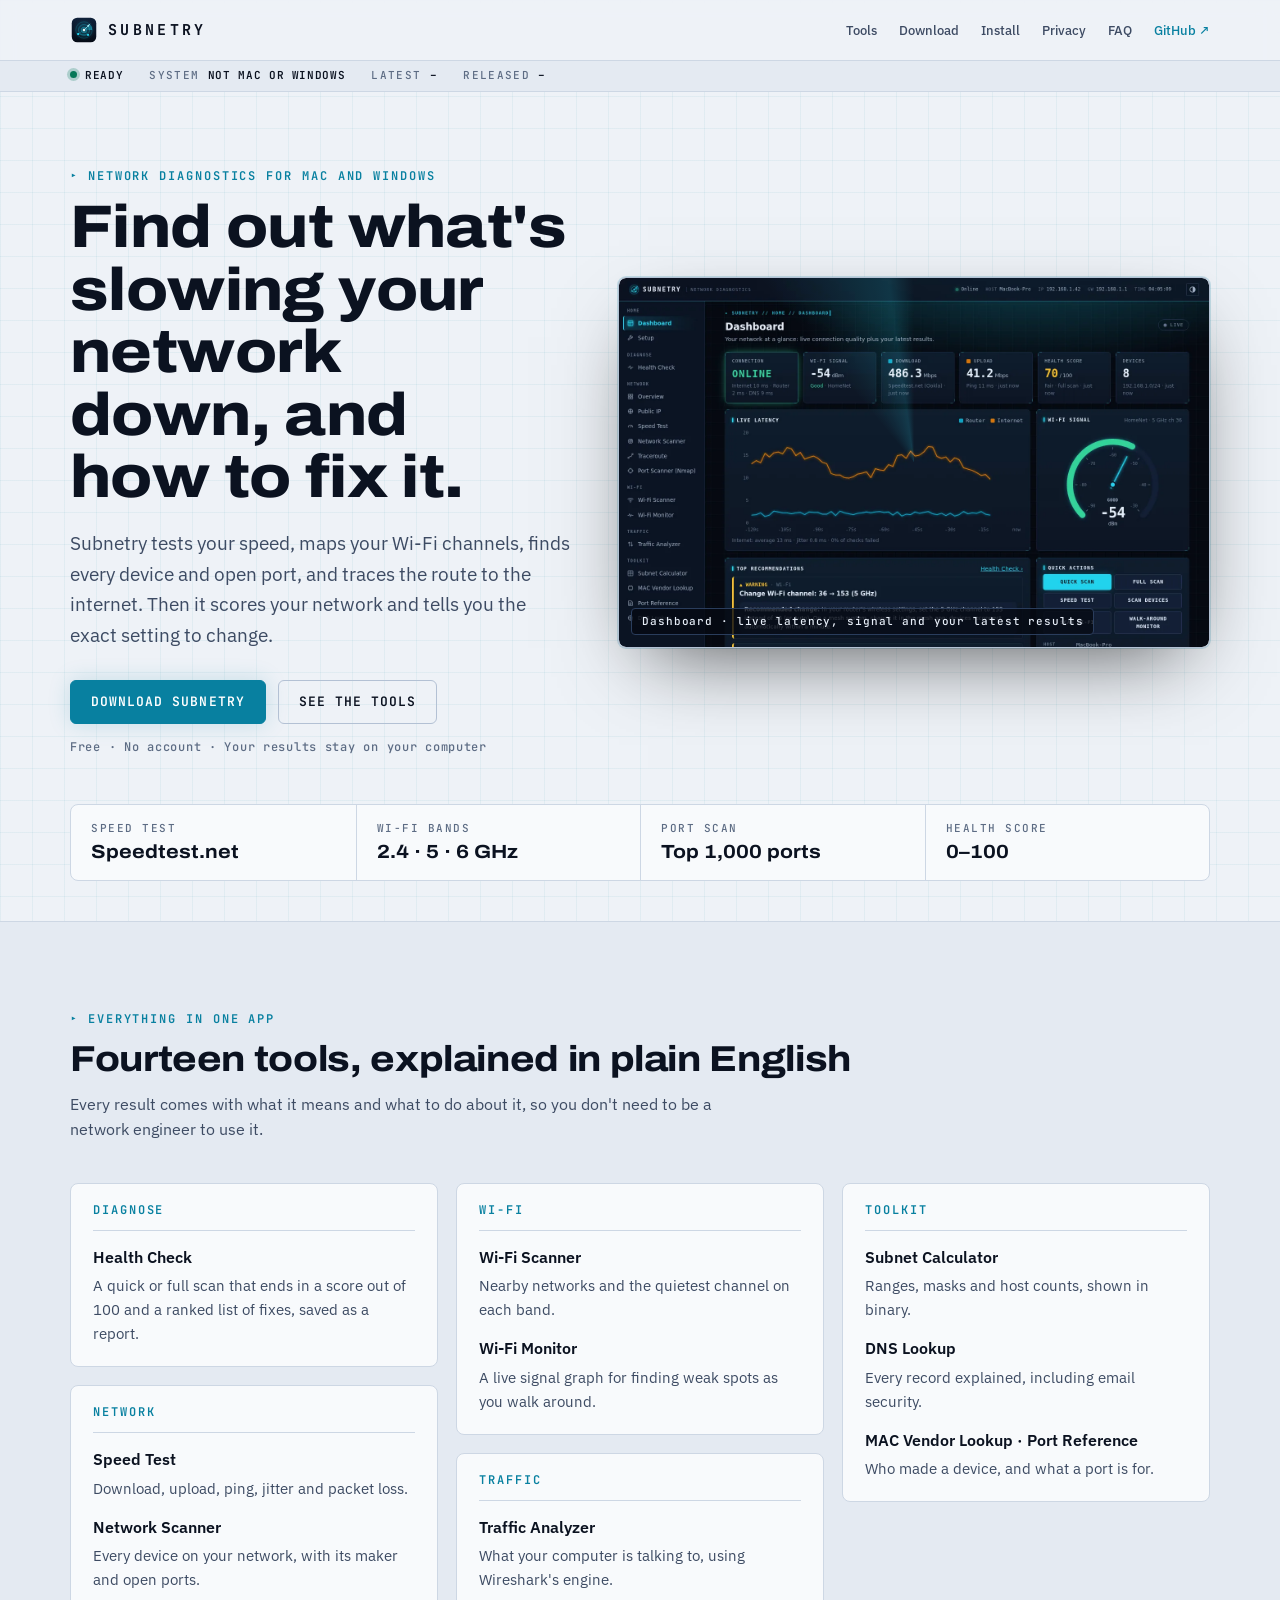
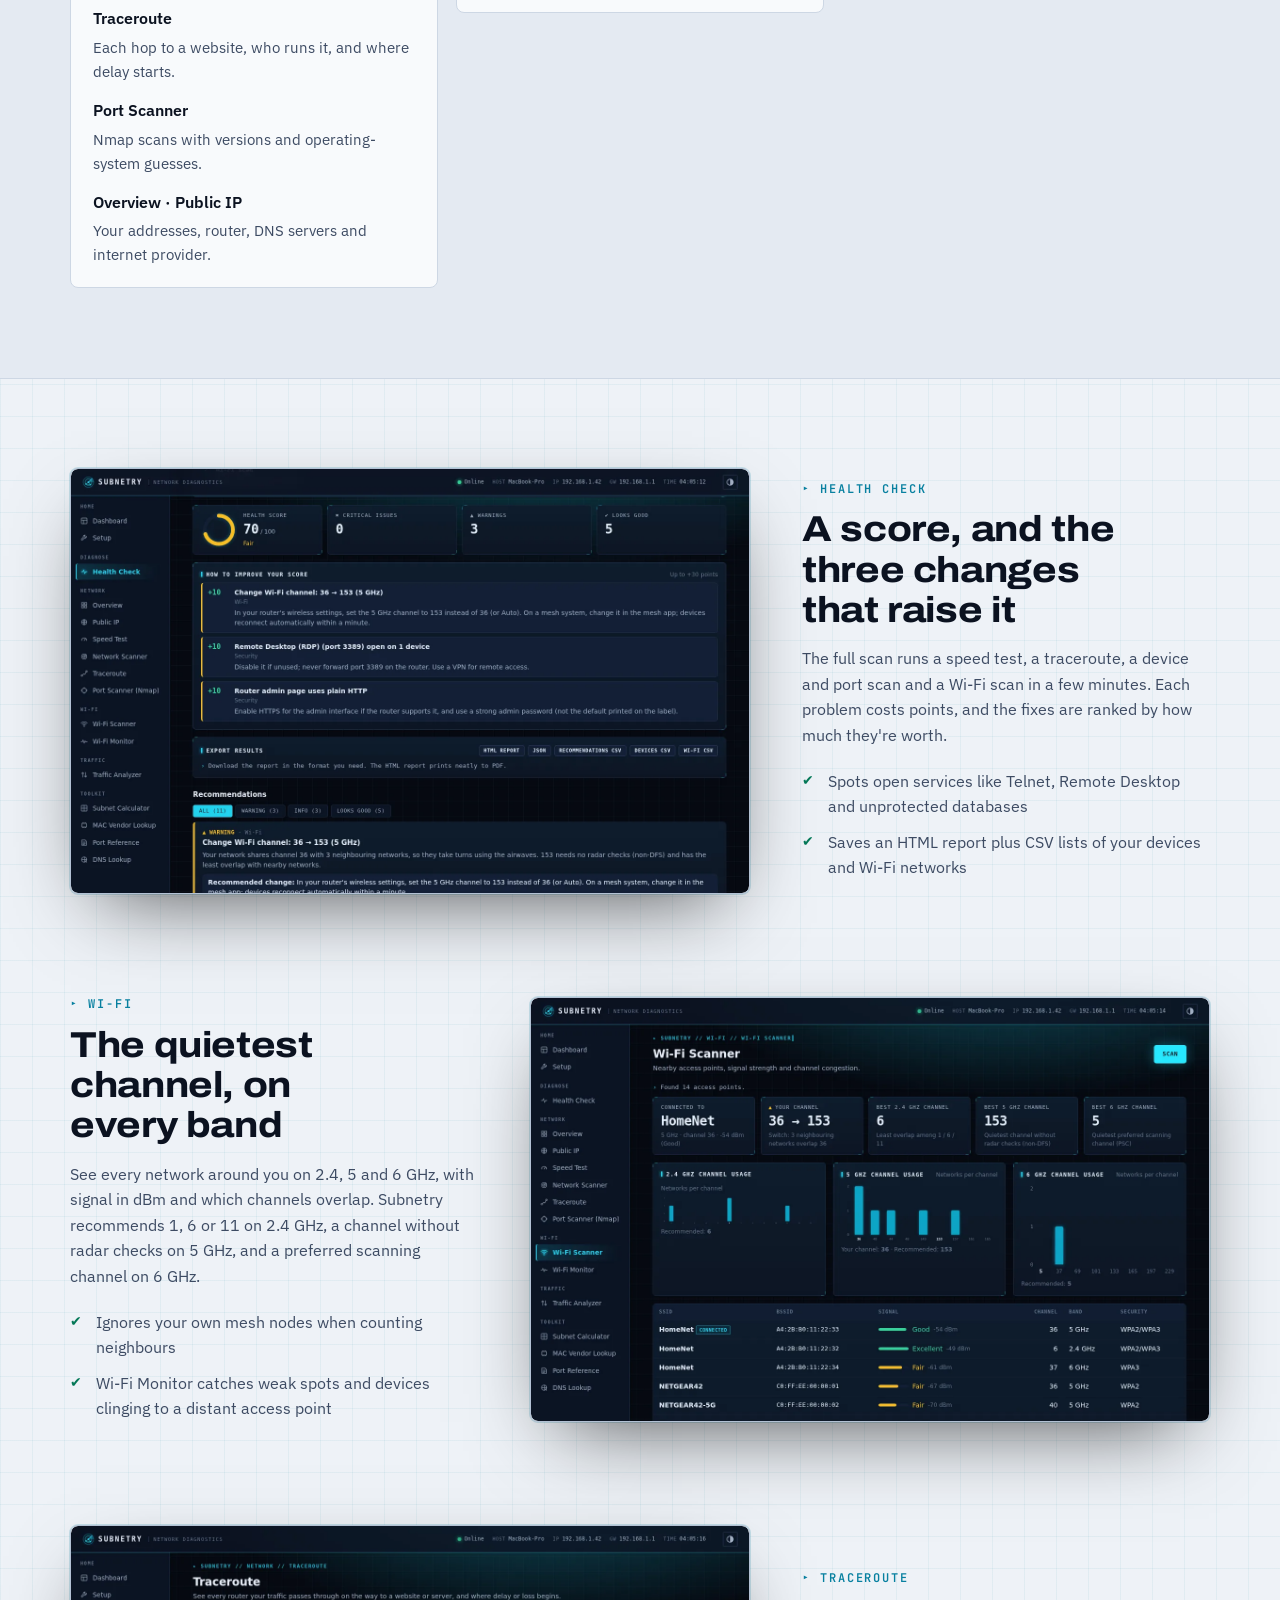
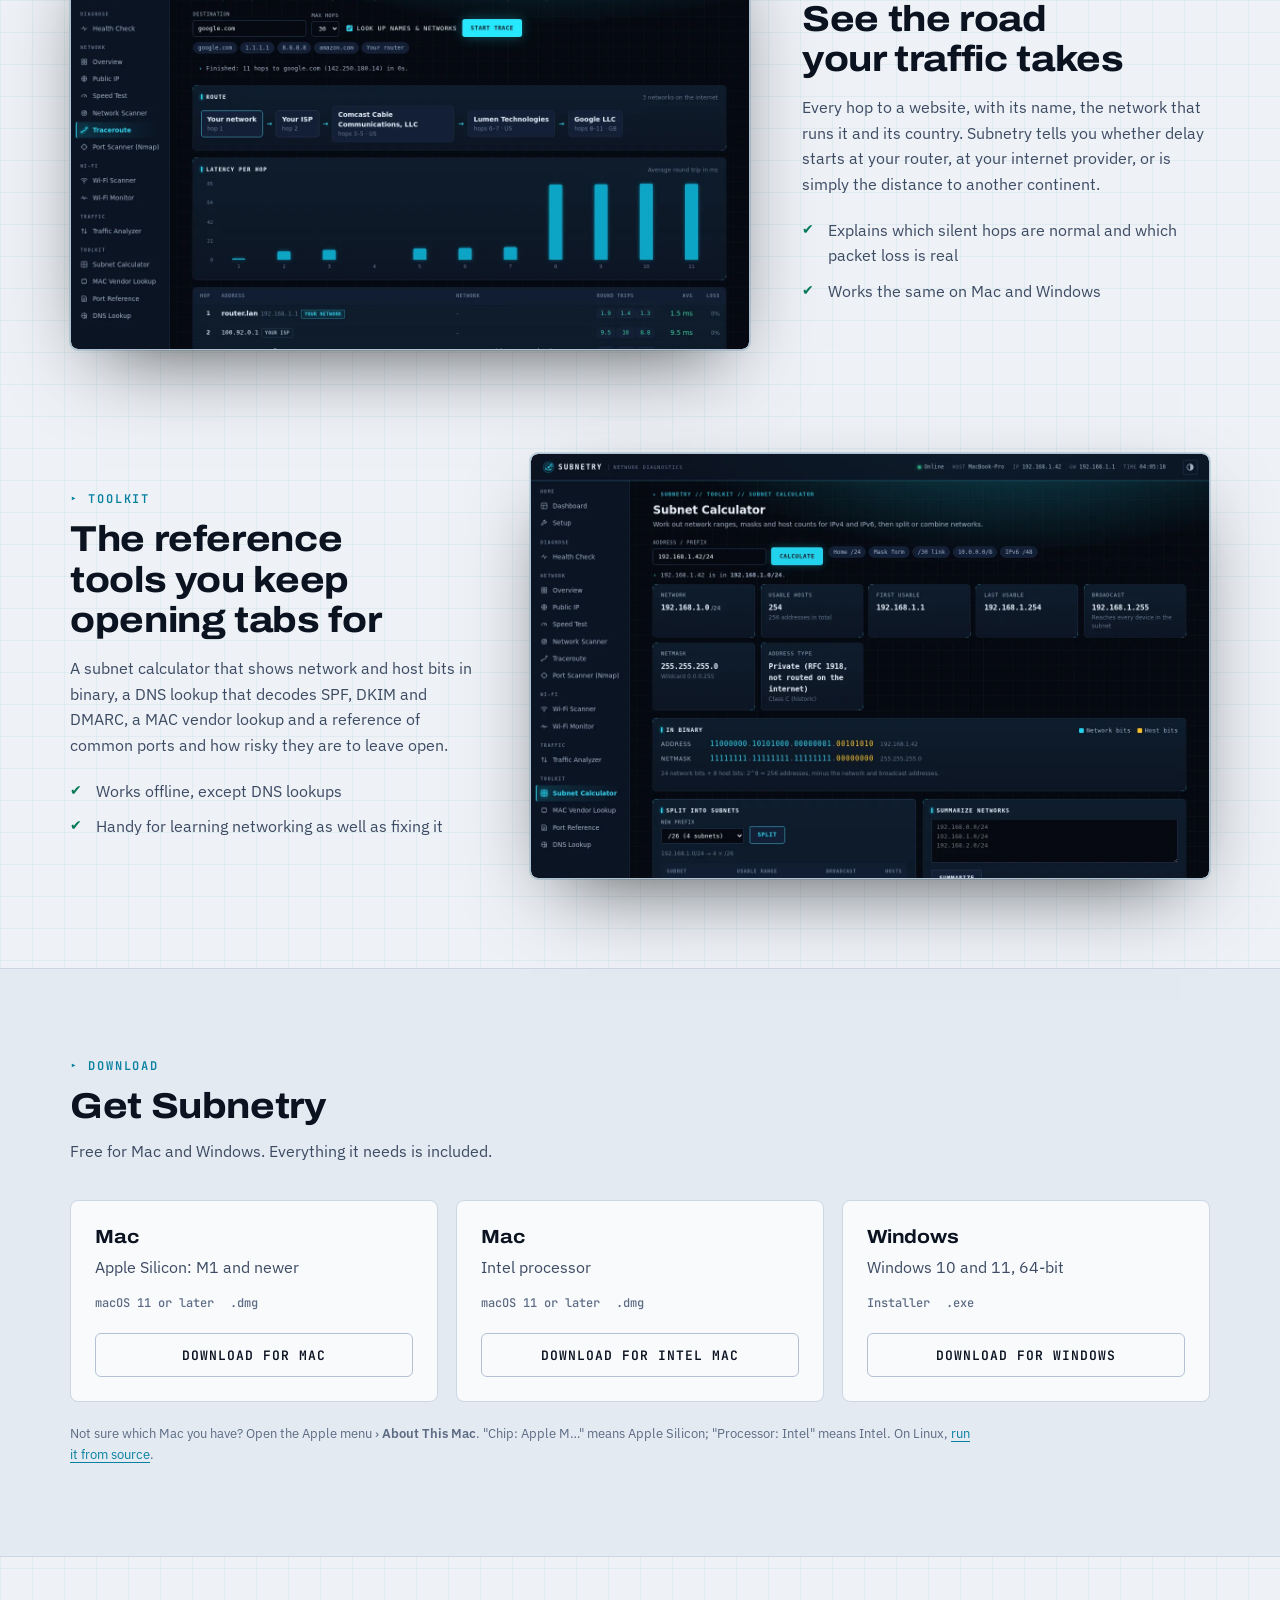
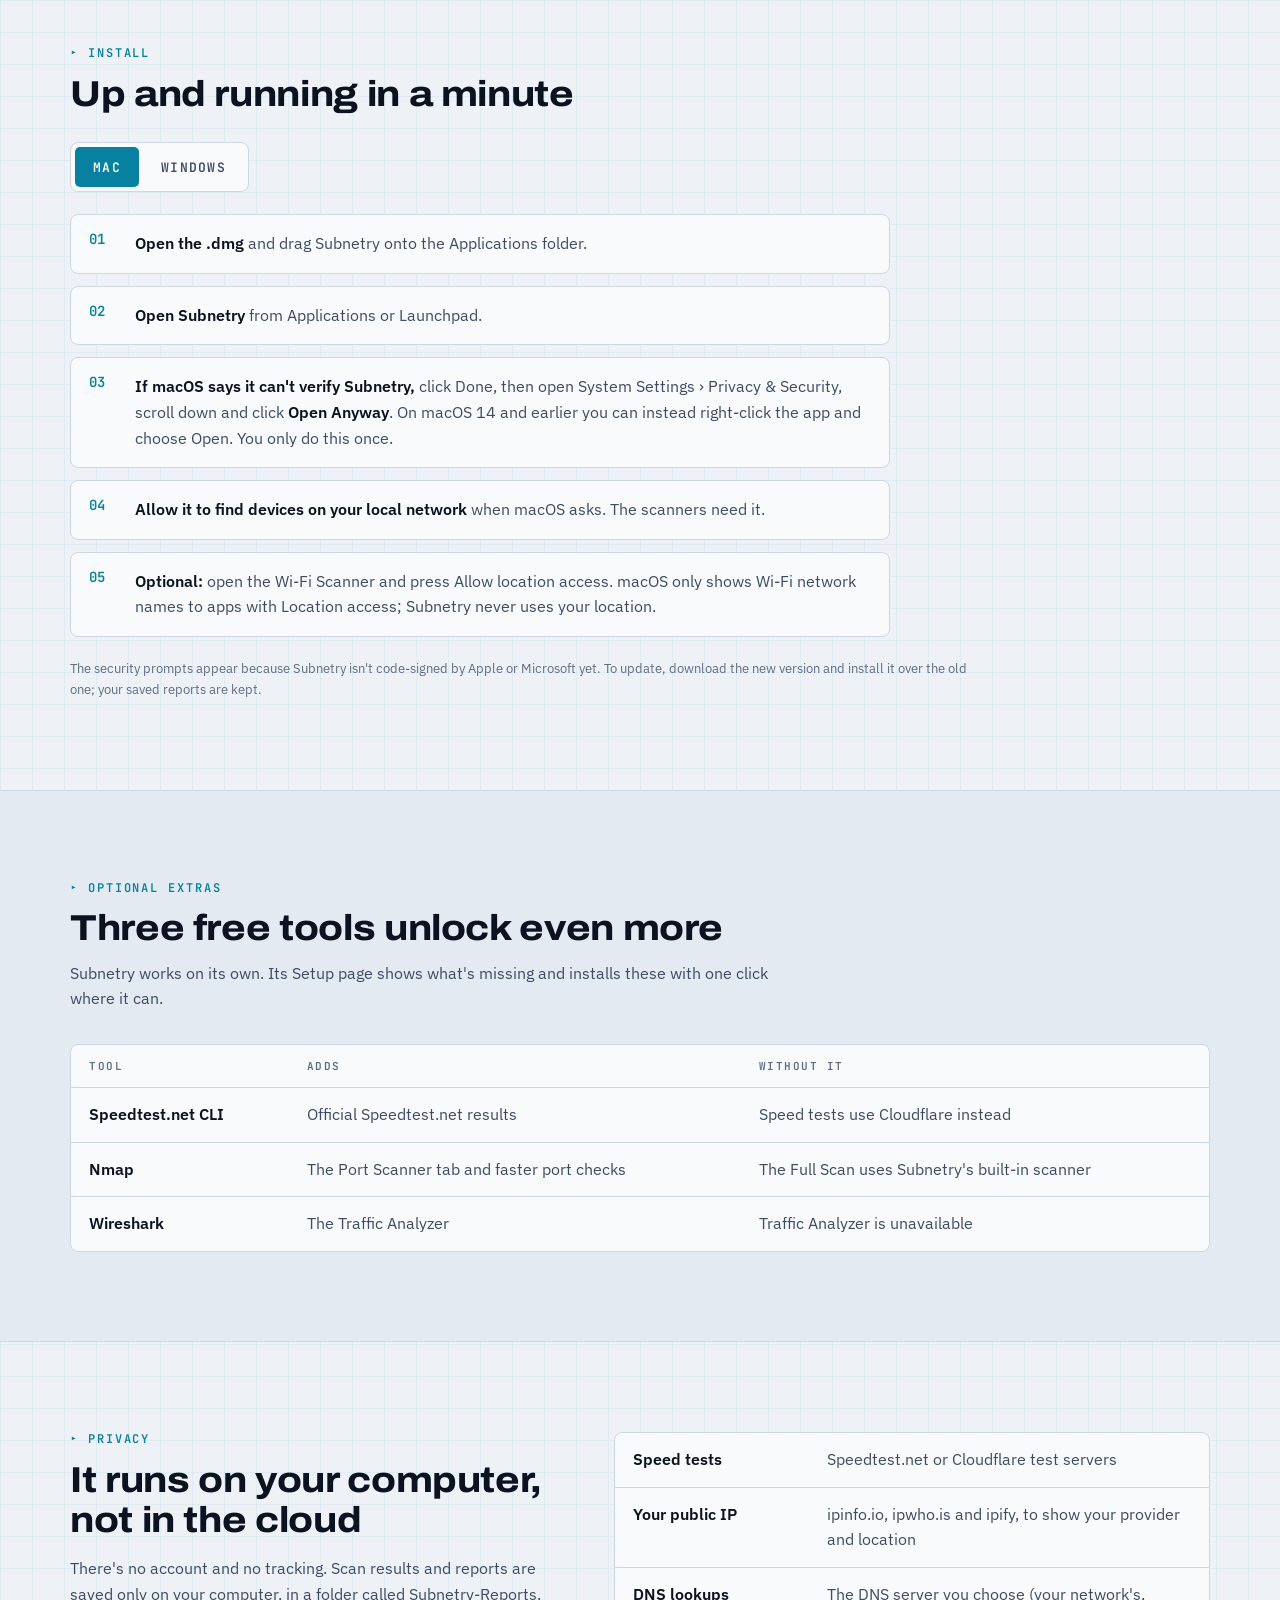
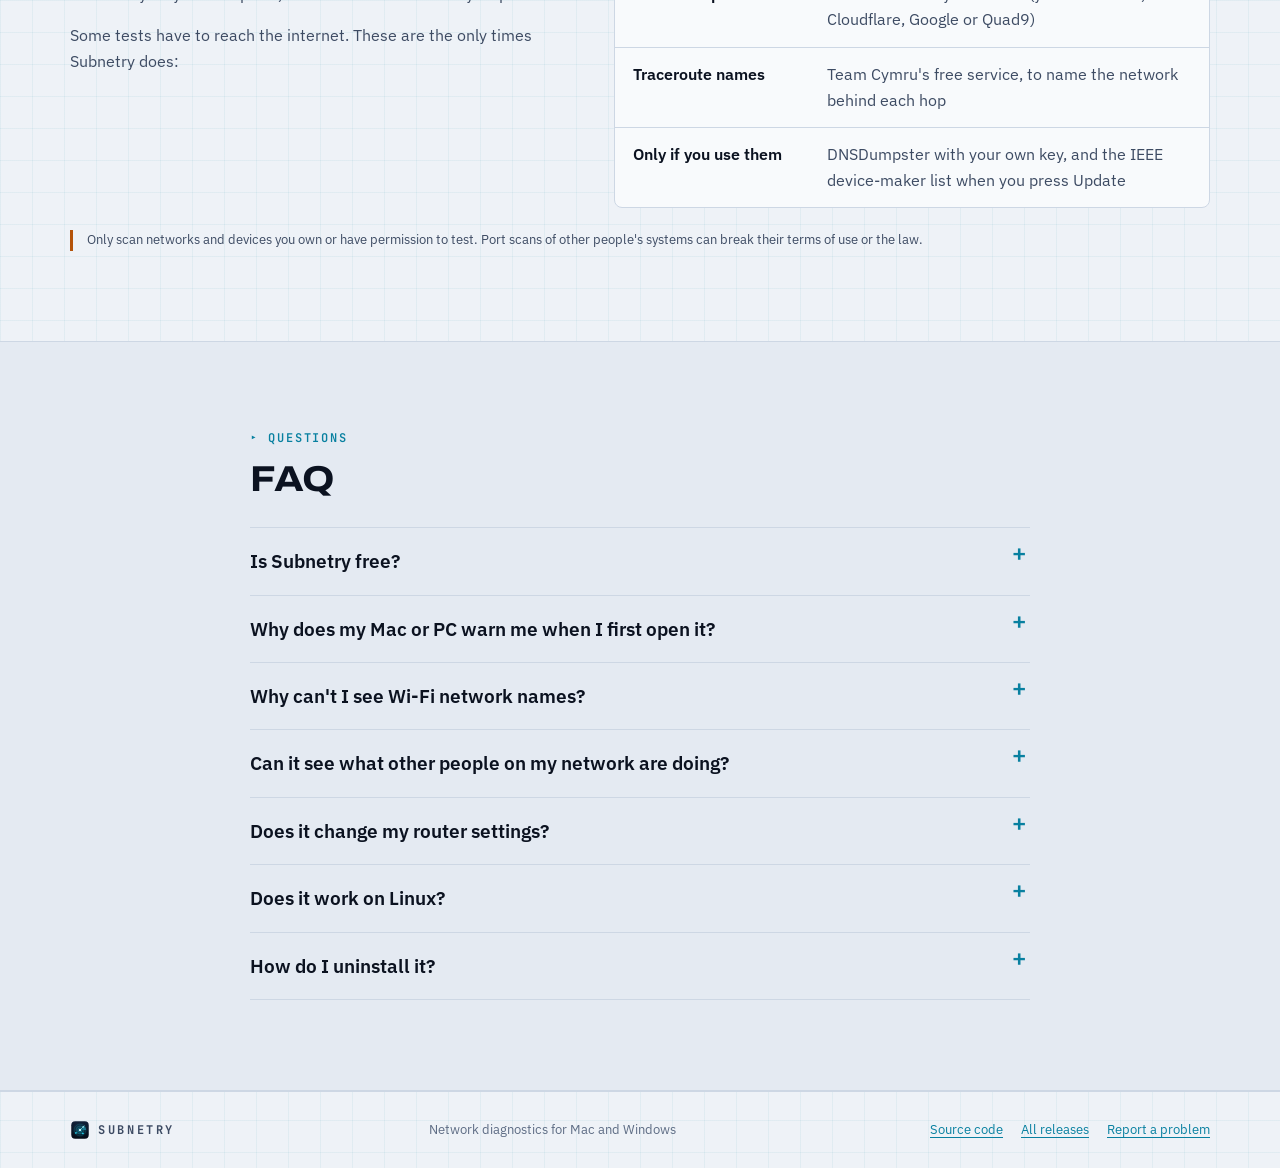
<file: website/index.html>
<!doctype html>
<html lang="en">
<head>
  <meta charset="utf-8">
  <meta name="viewport" content="width=device-width, initial-scale=1, viewport-fit=cover">
  <title>Subnetry</title>
  <meta name="description" content="Subnetry is a free network diagnostics app for Mac and Windows: speed test, Wi-Fi channel analysis, device and port scanning, traceroute and a health check that tells you exactly what to change.">
  <meta property="og:title" content="Subnetry: network diagnostics for Mac and Windows">
  <meta property="og:description" content="Speed test, Wi-Fi analysis, device and port scans, traceroute and a health score with the changes that fix it.">
  <meta property="og:image" content="https://subnetry.com/assets/og-image.jpg">
  <meta property="og:url" content="https://subnetry.com/">
  <meta property="og:type" content="website">
  <meta name="twitter:card" content="summary_large_image">
  <meta name="theme-color" content="#060a12">
  <link rel="icon" href="assets/icon.svg" type="image/svg+xml">
  <link rel="icon" href="assets/favicon-32.png" sizes="32x32" type="image/png">
  <link rel="apple-touch-icon" href="assets/apple-touch-icon.png">
  <link rel="preconnect" href="https://fonts.googleapis.com">
  <link rel="preconnect" href="https://fonts.gstatic.com" crossorigin>
  <link rel="stylesheet" href="https://fonts.googleapis.com/css2?family=Archivo:wdth,wght@100..125,500..800&family=IBM+Plex+Sans:wght@400;500;600&family=JetBrains+Mono:wght@500;600&display=swap">
  <link rel="stylesheet" href="styles.css">
</head>
<body>
<a class="skip" href="#main">Skip to content</a>

<header class="top">
  <div class="wrap top-row">
    <a class="brand" href="#" aria-label="Subnetry home">
      <img src="assets/icon.svg" alt="" width="28" height="28">
      <span>SUBNETRY</span>
    </a>
    <nav class="top-nav" aria-label="Main">
      <a href="#tools">Tools</a>
      <a href="#download">Download</a>
      <a href="#install">Install</a>
      <a href="#privacy">Privacy</a>
      <a href="#faq">FAQ</a>
      <a class="gh" href="https://github.com/jamesrupa/Subnetry">GitHub ↗</a>
    </nav>
  </div>
  <div class="telemetry" aria-label="Download status">
    <div class="wrap telemetry-row">
      <span><i class="dot" id="t-dot"></i><b id="t-state">CHECKING</b></span>
      <span>SYSTEM <b id="t-os">–</b></span>
      <span>LATEST <b id="t-version">–</b></span>
      <span class="hide-sm">RELEASED <b id="t-date">–</b></span>
    </div>
  </div>
</header>

<main id="main">
  <section class="hero">
    <div class="wrap hero-grid">
      <div class="hero-copy">
        <p class="eyebrow">Network diagnostics for Mac and Windows</p>
        <h1>Find out what's slowing your network down, and how to fix it.</h1>
        <p class="lede">Subnetry tests your speed, maps your Wi-Fi channels, finds every device and open port, and traces the route to the internet.
          Then it scores your network and tells you the exact setting to change.</p>
        <div class="cta">
          <a class="btn primary" id="hero-download" href="#download">Download Subnetry</a>
          <a class="btn ghost" href="#tools">See the tools</a>
        </div>
        <p class="cta-note" id="hero-note">Free · No account · Your results stay on your computer</p>
      </div>
      <figure class="screen hero-screen">
        <div class="sweep" aria-hidden="true"></div>
        <img src="assets/shots/dashboard.webp" width="1440" height="900"
             alt="The Subnetry dashboard: online status, Wi-Fi signal of -54 dBm, 486 Mbps download, a health score of 70 and a live latency chart.">
        <figcaption>Dashboard · live latency, signal and your latest results</figcaption>
      </figure>
    </div>
    <div class="wrap">
      <dl class="readouts">
        <div><dt>Speed test</dt><dd>Speedtest.net</dd></div>
        <div><dt>Wi-Fi bands</dt><dd>2.4 · 5 · 6 GHz</dd></div>
        <div><dt>Port scan</dt><dd>Top 1,000 ports</dd></div>
        <div><dt>Health score</dt><dd>0–100</dd></div>
      </dl>
    </div>
  </section>

  <section class="band" id="tools" aria-labelledby="tools-title">
    <div class="wrap">
      <p class="eyebrow">Everything in one app</p>
      <h2 id="tools-title">Fourteen tools, explained in plain English</h2>
      <p class="section-lede">Every result comes with what it means and what to do about it, so you don't need to be a network engineer to use it.</p>
      <div class="groups">
        <section class="group">
          <h3>Diagnose</h3>
          <dl>
            <dt>Health Check</dt><dd>A quick or full scan that ends in a score out of 100 and a ranked list of fixes, saved as a report.</dd>
          </dl>
        </section>
        <section class="group">
          <h3>Network</h3>
          <dl>
            <dt>Speed Test</dt><dd>Download, upload, ping, jitter and packet loss.</dd>
            <dt>Network Scanner</dt><dd>Every device on your network, with its maker and open ports.</dd>
            <dt>Traceroute</dt><dd>Each hop to a website, who runs it, and where delay starts.</dd>
            <dt>Port Scanner</dt><dd>Nmap scans with versions and operating-system guesses.</dd>
            <dt>Overview · Public IP</dt><dd>Your addresses, router, DNS servers and internet provider.</dd>
          </dl>
        </section>
        <section class="group">
          <h3>Wi-Fi</h3>
          <dl>
            <dt>Wi-Fi Scanner</dt><dd>Nearby networks and the quietest channel on each band.</dd>
            <dt>Wi-Fi Monitor</dt><dd>A live signal graph for finding weak spots as you walk around.</dd>
          </dl>
        </section>
        <section class="group">
          <h3>Traffic</h3>
          <dl>
            <dt>Traffic Analyzer</dt><dd>What your computer is talking to, using Wireshark's engine.</dd>
          </dl>
        </section>
        <section class="group">
          <h3>Toolkit</h3>
          <dl>
            <dt>Subnet Calculator</dt><dd>Ranges, masks and host counts, shown in binary.</dd>
            <dt>DNS Lookup</dt><dd>Every record explained, including email security.</dd>
            <dt>MAC Vendor Lookup · Port Reference</dt><dd>Who made a device, and what a port is for.</dd>
          </dl>
        </section>
      </div>
    </div>
  </section>

  <section class="spotlights" aria-label="Highlights">
    <div class="wrap">
      <article class="spot">
        <figure class="screen"><img src="assets/shots/health.webp" width="1440" height="900" loading="lazy"
          alt="Health Check results: a score of 70 out of 100 and three fixes worth 10 points each, starting with changing the Wi-Fi channel from 36 to 153."></figure>
        <div class="spot-copy">
          <p class="eyebrow">Health Check</p>
          <h2>A score, and the three changes that raise it</h2>
          <p>The full scan runs a speed test, a traceroute, a device and port scan and a Wi-Fi scan in a few minutes. Each problem
            costs points, and the fixes are ranked by how much they're worth.</p>
          <ul class="ticks">
            <li>Spots open services like Telnet, Remote Desktop and unprotected databases</li>
            <li>Saves an HTML report plus CSV lists of your devices and Wi-Fi networks</li>
          </ul>
        </div>
      </article>
      <article class="spot flip">
        <figure class="screen"><img src="assets/shots/wifi.webp" width="1440" height="900" loading="lazy"
          alt="Wi-Fi Scanner: 14 access points, channel usage charts for 2.4, 5 and 6 GHz, and a recommendation to move from channel 36 to 153."></figure>
        <div class="spot-copy">
          <p class="eyebrow">Wi-Fi</p>
          <h2>The quietest channel, on every band</h2>
          <p>See every network around you on 2.4, 5 and 6 GHz, with signal in dBm and which channels overlap. Subnetry recommends
            1, 6 or 11 on 2.4 GHz, a channel without radar checks on 5 GHz, and a preferred scanning channel on 6 GHz.</p>
          <ul class="ticks">
            <li>Ignores your own mesh nodes when counting neighbours</li>
            <li>Wi-Fi Monitor catches weak spots and devices clinging to a distant access point</li>
          </ul>
        </div>
      </article>
      <article class="spot">
        <figure class="screen"><img src="assets/shots/traceroute.webp" width="1440" height="900" loading="lazy"
          alt="Traceroute to google.com: the route from your network through your ISP, Comcast and Lumen to Google, with a latency bar for each hop."></figure>
        <div class="spot-copy">
          <p class="eyebrow">Traceroute</p>
          <h2>See the road your traffic takes</h2>
          <p>Every hop to a website, with its name, the network that runs it and its country. Subnetry tells you whether delay starts
            at your router, at your internet provider, or is simply the distance to another continent.</p>
          <ul class="ticks">
            <li>Explains which silent hops are normal and which packet loss is real</li>
            <li>Works the same on Mac and Windows</li>
          </ul>
        </div>
      </article>
      <article class="spot flip">
        <figure class="screen"><img src="assets/shots/toolkit.webp" width="1440" height="900" loading="lazy"
          alt="Subnet Calculator for 192.168.1.42/24: network 192.168.1.0, 254 usable hosts, broadcast 192.168.1.255, and the address in binary."></figure>
        <div class="spot-copy">
          <p class="eyebrow">Toolkit</p>
          <h2>The reference tools you keep opening tabs for</h2>
          <p>A subnet calculator that shows network and host bits in binary, a DNS lookup that decodes SPF, DKIM and DMARC,
            a MAC vendor lookup and a reference of common ports and how risky they are to leave open.</p>
          <ul class="ticks">
            <li>Works offline, except DNS lookups</li>
            <li>Handy for learning networking as well as fixing it</li>
          </ul>
        </div>
      </article>
    </div>
  </section>

  <section class="band" id="download" aria-labelledby="download-title">
    <div class="wrap">
      <p class="eyebrow">Download</p>
      <h2 id="download-title">Get Subnetry</h2>
      <p class="section-lede" id="dl-status">Free for Mac and Windows. Everything it needs is included.</p>
      <div class="downloads">
        <article class="dl" data-platform="mac-arm64">
          <h3>Mac</h3>
          <p class="dl-sub">Apple Silicon: M1 and newer</p>
          <p class="dl-meta"><span>macOS 11 or later</span><span data-size>.dmg</span></p>
          <a class="btn primary" href="https://github.com/jamesrupa/Subnetry/releases/latest/download/Subnetry-mac-arm64.dmg" data-asset="Subnetry-mac-arm64.dmg">Download for Mac</a>
        </article>
        <article class="dl" data-platform="mac-intel">
          <h3>Mac</h3>
          <p class="dl-sub">Intel processor</p>
          <p class="dl-meta"><span>macOS 11 or later</span><span data-size>.dmg</span></p>
          <a class="btn" href="https://github.com/jamesrupa/Subnetry/releases/latest/download/Subnetry-mac-intel.dmg" data-asset="Subnetry-mac-intel.dmg">Download for Intel Mac</a>
        </article>
        <article class="dl" data-platform="windows">
          <h3>Windows</h3>
          <p class="dl-sub">Windows 10 and 11, 64-bit</p>
          <p class="dl-meta"><span>Installer</span><span data-size>.exe</span></p>
          <a class="btn" href="https://github.com/jamesrupa/Subnetry/releases/latest/download/Subnetry-Setup-windows-x64.exe" data-asset="Subnetry-Setup-windows-x64.exe">Download for Windows</a>
        </article>
      </div>
      <p class="fine">Not sure which Mac you have? Open the Apple menu › <b>About This Mac</b>. "Chip: Apple M…" means Apple Silicon; "Processor: Intel" means Intel.
        On Linux, <a href="https://github.com/jamesrupa/Subnetry#quick-start-from-source">run it from source</a>.
        <span id="dl-release"></span></p>
    </div>
  </section>

  <section class="install" id="install" aria-labelledby="install-title">
    <div class="wrap">
      <p class="eyebrow">Install</p>
      <h2 id="install-title">Up and running in a minute</h2>
      <div class="tabs" role="tablist" aria-label="Your system">
        <button type="button" role="tab" id="tab-mac" aria-controls="panel-mac" aria-selected="true">Mac</button>
        <button type="button" role="tab" id="tab-win" aria-controls="panel-win" aria-selected="false" tabindex="-1">Windows</button>
      </div>
      <div class="panel" role="tabpanel" id="panel-mac" aria-labelledby="tab-mac">
        <ol class="steps">
          <li><b>Open the .dmg</b> and drag Subnetry onto the Applications folder.</li>
          <li><b>Open Subnetry</b> from Applications or Launchpad.</li>
          <li><b>If macOS says it can't verify Subnetry,</b> click Done, then open System Settings › Privacy &amp; Security, scroll down
            and click <b>Open Anyway</b>. On macOS 14 and earlier you can instead right-click the app and choose Open. You only do this once.</li>
          <li><b>Allow it to find devices on your local network</b> when macOS asks. The scanners need it.</li>
          <li><b>Optional:</b> open the Wi-Fi Scanner and press Allow location access. macOS only shows Wi-Fi network names to apps with
            Location access; Subnetry never uses your location.</li>
        </ol>
      </div>
      <div class="panel" role="tabpanel" id="panel-win" aria-labelledby="tab-win" hidden>
        <ol class="steps">
          <li><b>Run the installer.</b> It installs for your user account, so it doesn't need administrator rights.</li>
          <li><b>If SmartScreen says "Windows protected your PC",</b> click More info › <b>Run anyway</b>.</li>
          <li><b>Tick the optional tools you want</b> (Speedtest.net CLI, Nmap, Wireshark). Their own installers open; keep Npcap ticked.</li>
          <li><b>Open Subnetry</b> from the Start menu or the desktop shortcut.</li>
          <li><b>For Wi-Fi names,</b> turn on Settings › Privacy &amp; security › Location, including "Let desktop apps access your location".</li>
        </ol>
      </div>
      <p class="fine">The security prompts appear because Subnetry isn't code-signed by Apple or Microsoft yet. To update, download the new
        version and install it over the old one; your saved reports are kept.</p>
    </div>
  </section>

  <section class="band" aria-labelledby="extras-title">
    <div class="wrap">
      <p class="eyebrow">Optional extras</p>
      <h2 id="extras-title">Three free tools unlock even more</h2>
      <p class="section-lede">Subnetry works on its own. Its Setup page shows what's missing and installs these with one click where it can.</p>
      <div class="table-scroll">
        <table class="extras">
          <thead><tr><th scope="col">Tool</th><th scope="col">Adds</th><th scope="col">Without it</th></tr></thead>
          <tbody>
            <tr><th scope="row">Speedtest.net CLI</th><td>Official Speedtest.net results</td><td>Speed tests use Cloudflare instead</td></tr>
            <tr><th scope="row">Nmap</th><td>The Port Scanner tab and faster port checks</td><td>The Full Scan uses Subnetry's built-in scanner</td></tr>
            <tr><th scope="row">Wireshark</th><td>The Traffic Analyzer</td><td>Traffic Analyzer is unavailable</td></tr>
          </tbody>
        </table>
      </div>
    </div>
  </section>

  <section class="privacy" id="privacy" aria-labelledby="privacy-title">
    <div class="wrap privacy-grid">
      <div>
        <p class="eyebrow">Privacy</p>
        <h2 id="privacy-title">It runs on your computer, not in the cloud</h2>
        <p>There's no account and no tracking. Scan results and reports are saved only on your computer, in a folder called Subnetry-Reports.</p>
        <p>Some tests have to reach the internet. These are the only times Subnetry does:</p>
      </div>
      <ul class="contacts">
        <li><b>Speed tests</b><span>Speedtest.net or Cloudflare test servers</span></li>
        <li><b>Your public IP</b><span>ipinfo.io, ipwho.is and ipify, to show your provider and location</span></li>
        <li><b>DNS lookups</b><span>The DNS server you choose (your network's, Cloudflare, Google or Quad9)</span></li>
        <li><b>Traceroute names</b><span>Team Cymru's free service, to name the network behind each hop</span></li>
        <li><b>Only if you use them</b><span>DNSDumpster with your own key, and the IEEE device-maker list when you press Update</span></li>
      </ul>
    </div>
    <div class="wrap">
      <p class="fine use">Only scan networks and devices you own or have permission to test. Port scans of other people's systems can break their terms of use or the law.</p>
    </div>
  </section>

  <section class="band" id="faq" aria-labelledby="faq-title">
    <div class="wrap narrow">
      <p class="eyebrow">Questions</p>
      <h2 id="faq-title">FAQ</h2>
      <details>
        <summary>Is Subnetry free?</summary>
        <p>Yes. There are no paid tiers, ads or accounts.</p>
      </details>
      <details>
        <summary>Why does my Mac or PC warn me when I first open it?</summary>
        <p>Apple and Microsoft show a warning for apps that aren't signed with a paid developer certificate. Subnetry isn't signed yet, so you
          confirm once that you want to open it (see Install above). After that it opens normally.</p>
      </details>
      <details>
        <summary>Why can't I see Wi-Fi network names?</summary>
        <p>macOS and Windows 11 hide nearby network names from apps without Location permission, because they could reveal where you are.
          Allow location access when asked. Subnetry uses it only to read Wi-Fi details.</p>
      </details>
      <details>
        <summary>Can it see what other people on my network are doing?</summary>
        <p>No. On Wi-Fi and modern home networks a computer only sees its own traffic plus announcements other devices broadcast.
          The Network Scanner finds devices and their open ports; it doesn't read anyone's traffic.</p>
      </details>
      <details>
        <summary>Does it change my router settings?</summary>
        <p>Never. Subnetry only measures and recommends. You make any change yourself, in your router's settings.</p>
      </details>
      <details>
        <summary>Does it work on Linux?</summary>
        <p>Yes, from source: it needs Python 3.10 or newer. The <a href="https://github.com/jamesrupa/Subnetry#quick-start-from-source">instructions are on GitHub</a>.</p>
      </details>
      <details>
        <summary>How do I uninstall it?</summary>
        <p>Mac: drag Subnetry from Applications to the Trash. Windows: Settings › Apps › Installed apps › Subnetry › Uninstall.
          Your reports stay in the Subnetry-Reports folder until you delete it.</p>
      </details>
    </div>
  </section>
</main>

<footer class="foot">
  <div class="wrap foot-row">
    <span class="brand small"><img src="assets/icon.svg" alt="" width="20" height="20"> SUBNETRY</span>
    <span>Network diagnostics for Mac and Windows</span>
    <span class="foot-links">
      <a href="https://github.com/jamesrupa/Subnetry">Source code</a>
      <a href="https://github.com/jamesrupa/Subnetry/releases">All releases</a>
      <a href="https://github.com/jamesrupa/Subnetry/issues">Report a problem</a>
    </span>
  </div>
</footer>

<script src="site.js"></script>
</body>
</html>
</file>
<file: website/styles.css>
/* Subnetry website. Layout concept: the app's "mission control" instrument panel turned into a page:
   a telemetry strip, framed screens, mono readouts, and quiet bands between them. Dark first, like the app. */
:root {
  color-scheme: dark;
  --bg: #060a12;
  --band: #0a111e;
  --surface: #0d1524;
  --surface-2: #132036;
  --line: #1c2a42;
  --line-strong: #2a3d5c;
  --text: #e6edf7;
  --text-2: #9fb0c8;
  --text-3: #6d7f9a;
  --accent: #22d3ee;
  --accent-ink: #03141b;
  --glow: rgba(34, 211, 238, .28);
  --grid: rgba(34, 211, 238, .05);
  --good: #34d399;
  --warn: #fbbf24;

  --display: "Archivo", "Helvetica Neue", Arial, sans-serif;
  --body: "IBM Plex Sans", system-ui, -apple-system, "Segoe UI", sans-serif;
  --mono: "JetBrains Mono", ui-monospace, "SF Mono", Menlo, Consolas, monospace;

  --step--1: .8125rem;
  --step-0: 1rem;
  --step-1: 1.1875rem;
  --step-2: clamp(1.5rem, 1.1rem + 1.6vw, 2.25rem);
  --step-3: clamp(2.1rem, 1.3rem + 3.4vw, 3.75rem);
  --radius: 8px;
  --max: 1180px;
}
@media (prefers-color-scheme: light) {
  :root:not([data-theme="dark"]) {
    color-scheme: light;
    --bg: #eef2f7; --band: #e4eaf2; --surface: #f8fafc; --surface-2: #e6edf6; --line: #cdd7e4; --line-strong: #b3c1d4;
    --text: #0b1220; --text-2: #3d4b63; --text-3: #5d6c84; --accent: #0880a0; --accent-ink: #ffffff;
    --glow: rgba(8, 128, 160, .18); --grid: rgba(8, 128, 160, .06); --good: #047857; --warn: #b45309;
  }
}
:root[data-theme="light"] {
  color-scheme: light;
  --bg: #eef2f7; --band: #e4eaf2; --surface: #f8fafc; --surface-2: #e6edf6; --line: #cdd7e4; --line-strong: #b3c1d4;
  --text: #0b1220; --text-2: #3d4b63; --text-3: #5d6c84; --accent: #0880a0; --accent-ink: #ffffff;
  --glow: rgba(8, 128, 160, .18); --grid: rgba(8, 128, 160, .06); --good: #047857; --warn: #b45309;
}

*, *::before, *::after { box-sizing: border-box; }
html { scroll-behavior: smooth; scroll-padding-top: 96px; }
body {
  margin: 0; background: var(--bg); color: var(--text);
  font: 400 var(--step-0)/1.6 var(--body);
  background-image: linear-gradient(var(--grid) 1px, transparent 1px), linear-gradient(90deg, var(--grid) 1px, transparent 1px);
  background-size: 32px 32px;
  -webkit-font-smoothing: antialiased;
}
img { max-width: 100%; height: auto; display: block; }
a { color: var(--accent); text-underline-offset: 3px; }
a:hover { text-decoration-thickness: 2px; }
:focus-visible { outline: 2px solid var(--accent); outline-offset: 3px; border-radius: 4px; }
b { font-weight: 600; }

.wrap {
  width: 100%; max-width: var(--max); margin-inline: auto;
  padding-left: max(20px, env(safe-area-inset-left, 0px));
  padding-right: max(20px, env(safe-area-inset-right, 0px));
}
.narrow { max-width: 820px; }
.skip { position: absolute; left: -999px; top: 8px; background: var(--accent); color: var(--accent-ink); padding: 8px 12px; z-index: 20; }
.skip:focus { left: 12px; }

/* --- header + telemetry strip ---------------------------------------------------------------- */
body::before { content: ""; position: fixed; inset: 0 0 auto; height: env(safe-area-inset-top, 0px); z-index: 10; background: var(--bg); }
.top {
  position: sticky; top: env(safe-area-inset-top, 0px); z-index: 9;
  background: color-mix(in srgb, var(--bg) 88%, transparent); backdrop-filter: blur(10px);
  border-bottom: 1px solid var(--line);
}
.top-row { display: flex; align-items: center; justify-content: space-between; gap: 16px; min-height: 60px; }
.brand { display: inline-flex; align-items: center; gap: 10px; color: var(--text); text-decoration: none;
  font: 700 15px/1 var(--mono); letter-spacing: .22em; }
.brand img { color: var(--accent); }
.brand.small { font-size: 12px; gap: 8px; }
.top-nav { display: flex; gap: 22px; flex-wrap: wrap; justify-content: flex-end; }
.top-nav a { color: var(--text-2); text-decoration: none; font: 500 var(--step--1)/1 var(--body); }
.top-nav a:hover { color: var(--text); }
.top-nav .gh { color: var(--accent); }
.telemetry { border-top: 1px solid var(--line); background: var(--band); }
.telemetry-row { display: flex; flex-wrap: wrap; gap: 6px 26px; min-height: 30px; align-items: center;
  font: 500 11px/1.4 var(--mono); letter-spacing: .12em; color: var(--text-3); text-transform: uppercase; }
.telemetry b { color: var(--text); font-weight: 600; letter-spacing: .06em; }
.dot { display: inline-block; width: 7px; height: 7px; border-radius: 50%; background: var(--text-3); margin-right: 8px; vertical-align: 1px; }
.dot.live { background: var(--good); box-shadow: 0 0 0 3px color-mix(in srgb, var(--good) 25%, transparent); }
.dot.soon { background: var(--warn); }

/* --- type ------------------------------------------------------------------------------------------ */
h1, h2, h3 { font-family: var(--display); font-stretch: 112%; margin: 0; text-wrap: balance; letter-spacing: -.01em; }
h1 { font-size: var(--step-3); line-height: 1.04; font-weight: 800; }
h2 { font-size: var(--step-2); line-height: 1.12; font-weight: 750; }
h3 { font-size: var(--step-1); line-height: 1.25; font-weight: 700; }
.eyebrow { margin: 0 0 12px; font: 600 12px/1.3 var(--mono); letter-spacing: .16em; text-transform: uppercase; color: var(--accent); }
.eyebrow::before { content: "▸ "; }
.lede { font-size: var(--step-1); color: var(--text-2); max-width: 36em; margin: 20px 0 0; }
.section-lede { color: var(--text-2); max-width: 44em; margin: 12px 0 0; }
.fine { color: var(--text-3); font-size: var(--step--1); max-width: 70em; margin: 22px 0 0; }

/* --- buttons --------------------------------------------------------------------------------------- */
.btn {
  display: inline-flex; align-items: center; justify-content: center; gap: 8px; min-height: 44px; padding: 10px 20px;
  border-radius: 6px; border: 1px solid var(--line-strong); color: var(--text); background: var(--surface);
  font: 600 13px/1.2 var(--mono); letter-spacing: .08em; text-transform: uppercase; text-decoration: none;
  transition: border-color .15s, box-shadow .15s, transform .15s;
}
.btn:hover { border-color: var(--accent); }
.btn.primary { background: var(--accent); border-color: var(--accent); color: var(--accent-ink); box-shadow: 0 0 22px var(--glow); }
.btn.primary:hover { box-shadow: 0 0 32px var(--glow); transform: translateY(-1px); }
.btn.ghost { background: transparent; }

/* --- hero ---------------------------------------------------------------------------------------------- */
.hero { padding-block: clamp(40px, 6vw, 84px) 40px; }
.hero-grid { display: grid; grid-template-columns: minmax(0, 1fr); gap: 44px; align-items: center; }
@media (min-width: 980px) { .hero-grid { grid-template-columns: minmax(0, .92fr) minmax(0, 1.08fr); } }
.cta { display: flex; flex-wrap: wrap; gap: 12px; margin-top: 30px; }
.cta-note { margin: 14px 0 0; color: var(--text-3); font: 500 12px/1.5 var(--mono); letter-spacing: .06em; }

.screen { margin: 0; position: relative; border: 1px solid var(--line-strong); border-radius: var(--radius); background: var(--surface);
  box-shadow: 0 30px 80px -30px rgba(0, 0, 0, .7), 0 0 0 1px var(--glow); overflow: hidden; }
.screen img { border-radius: calc(var(--radius) - 1px); }
.screen figcaption { position: absolute; left: 12px; bottom: 12px; padding: 5px 10px; border-radius: 4px;
  font: 500 11px/1.3 var(--mono); letter-spacing: .08em; color: #e6edf7; background: rgba(6, 10, 18, .78); border: 1px solid #2a3d5c; }
.hero-screen { isolation: isolate; }
.sweep { position: absolute; inset: -40%; z-index: 1; pointer-events: none; mix-blend-mode: screen;
  background: conic-gradient(from 0deg, transparent 0deg 320deg, rgba(34, 211, 238, .16) 352deg, transparent 360deg);
  animation: sweep 7s linear infinite; }
@keyframes sweep { to { transform: rotate(360deg); } }

.readouts { display: grid; grid-template-columns: repeat(auto-fit, minmax(min(100%, 200px), 1fr)); gap: 0; margin: 48px 0 0;
  border: 1px solid var(--line); border-radius: var(--radius); background: var(--surface); }
.readouts div { padding: 16px 20px; border-left: 1px solid var(--line); }
.readouts div:first-child { border-left: 0; }
.readouts dt { font: 500 11px/1.3 var(--mono); letter-spacing: .14em; text-transform: uppercase; color: var(--text-3); }
.readouts dd { margin: 6px 0 0; font: 700 var(--step-1)/1.2 var(--display); font-stretch: 112%; font-variant-numeric: tabular-nums; }
@media (max-width: 760px) { .readouts div { border-left: 0; border-top: 1px solid var(--line); } .readouts div:first-child { border-top: 0; } }

/* --- bands & tool groups ------------------------------------------------------------------------- */
.band { background: var(--band); border-block: 1px solid var(--line); padding-block: clamp(56px, 7vw, 96px); }
/* Five groups of different lengths: balanced columns rather than a grid with a hole in the last row. */
.groups { columns: 3 300px; column-gap: 18px; margin-top: 40px; }
.group { break-inside: avoid; margin-bottom: 18px; background: var(--surface); border: 1px solid var(--line);
  border-radius: var(--radius); padding: 20px 22px; min-width: 0; }
.group h3 { font: 600 12px/1 var(--mono); letter-spacing: .16em; text-transform: uppercase; color: var(--accent);
  padding-bottom: 14px; border-bottom: 1px solid var(--line); }
.group dl { margin: 14px 0 0; display: grid; gap: 4px 0; }
.group dt { font-weight: 600; margin-top: 10px; }
.group dt:first-child { margin-top: 0; }
.group dd { margin: 0; color: var(--text-2); font-size: .9375rem; }

/* --- spotlights ------------------------------------------------------------------------------------- */
.spotlights { padding-block: clamp(56px, 7vw, 100px); }
.spotlights .wrap { display: grid; gap: clamp(56px, 8vw, 110px); }
.spot { display: grid; grid-template-columns: minmax(0, 1fr); gap: 32px; align-items: center; }
@media (min-width: 900px) {
  .spot { grid-template-columns: minmax(0, 1.25fr) minmax(0, .75fr); gap: 52px; }
  .spot.flip { grid-template-columns: minmax(0, .75fr) minmax(0, 1.25fr); }
  .spot.flip .screen { order: 2; }
}
.spot-copy { min-width: 0; }
.spot-copy p:not(.eyebrow) { color: var(--text-2); margin: 16px 0 0; }
.ticks { list-style: none; padding: 0; margin: 20px 0 0; display: grid; gap: 10px; }
.ticks li { position: relative; padding-left: 26px; color: var(--text-2); }
.ticks li::before { content: "✔"; position: absolute; left: 0; top: 0; color: var(--good); font-size: .875rem; }

/* --- downloads ---------------------------------------------------------------------------------------- */
.downloads { display: grid; grid-template-columns: repeat(auto-fit, minmax(min(100%, 270px), 1fr)); gap: 18px; margin-top: 36px; }
.dl { display: flex; flex-direction: column; gap: 6px; padding: 24px; background: var(--surface); border: 1px solid var(--line);
  border-radius: var(--radius); min-width: 0; }
.dl.mine { border-color: var(--accent); box-shadow: 0 0 0 1px var(--accent), 0 0 30px var(--glow); }
.dl.mine::before { content: "Your computer"; align-self: flex-start; margin-bottom: 6px; padding: 3px 8px; border-radius: 4px;
  font: 600 10.5px/1.3 var(--mono); letter-spacing: .12em; text-transform: uppercase; color: var(--accent-ink); background: var(--accent); }
.dl-sub { margin: 0; color: var(--text-2); }
.dl-meta { margin: 8px 0 16px; display: flex; flex-wrap: wrap; gap: 4px 16px; color: var(--text-3); font: 500 12px/1.4 var(--mono); }
.dl .btn { margin-top: auto; }
.dl .btn[aria-disabled="true"] { opacity: .55; pointer-events: none; }

/* --- install --------------------------------------------------------------------------------------------- */
.install { padding-block: clamp(56px, 7vw, 96px); }
.tabs { display: inline-flex; gap: 4px; margin-top: 28px; padding: 4px; border: 1px solid var(--line); border-radius: 8px; background: var(--surface); }
.tabs button { font: 600 13px/1 var(--mono); letter-spacing: .1em; text-transform: uppercase; color: var(--text-2); background: none;
  border: 0; border-radius: 5px; padding: 10px 18px; cursor: pointer; min-height: 40px; }
.tabs button[aria-selected="true"] { background: var(--accent); color: var(--accent-ink); }
.panel { margin-top: 22px; }
.steps { list-style: none; counter-reset: step; padding: 0; margin: 0; display: grid; gap: 12px; max-width: 820px; }
.steps li { counter-increment: step; position: relative; padding: 16px 18px 16px 64px; background: var(--surface);
  border: 1px solid var(--line); border-radius: var(--radius); color: var(--text-2); }
.steps li b { color: var(--text); }
.steps li::before { content: counter(step, decimal-leading-zero); position: absolute; left: 18px; top: 15px;
  font: 600 14px/1.4 var(--mono); color: var(--accent); }

/* --- extras table ---------------------------------------------------------------------------------------- */
.table-scroll { overflow-x: auto; margin-top: 32px; border: 1px solid var(--line); border-radius: var(--radius); background: var(--surface); }
.extras { width: 100%; border-collapse: collapse; min-width: 560px; }
.extras th, .extras td { text-align: left; padding: 14px 18px; border-top: 1px solid var(--line); vertical-align: top; }
.extras thead th { border-top: 0; font: 600 11px/1.3 var(--mono); letter-spacing: .14em; text-transform: uppercase; color: var(--text-3); }
.extras tbody th { font-weight: 600; white-space: nowrap; }
.extras td { color: var(--text-2); }

/* --- privacy ------------------------------------------------------------------------------------------------- */
.privacy { padding-block: clamp(56px, 7vw, 96px); }
.privacy-grid { display: grid; grid-template-columns: minmax(0, 1fr); gap: 32px; }
@media (min-width: 900px) { .privacy-grid { grid-template-columns: minmax(0, .9fr) minmax(0, 1.1fr); gap: 56px; } }
.privacy-grid p:not(.eyebrow) { color: var(--text-2); margin: 16px 0 0; max-width: 34em; }
.contacts { list-style: none; margin: 0; padding: 0; border: 1px solid var(--line); border-radius: var(--radius); background: var(--surface); }
.contacts li { display: grid; grid-template-columns: minmax(0, 11em) minmax(0, 1fr); gap: 4px 18px; padding: 14px 18px; border-top: 1px solid var(--line); }
.contacts li:first-child { border-top: 0; }
.contacts span { color: var(--text-2); }
@media (max-width: 560px) { .contacts li { grid-template-columns: minmax(0, 1fr); } }
.use { border-left: 3px solid var(--warn); padding-left: 14px; color: var(--text-2); }

/* --- FAQ ------------------------------------------------------------------------------------------------------- */
#faq details { border-top: 1px solid var(--line); }
#faq details:last-of-type { border-bottom: 1px solid var(--line); }
#faq h2 { margin-bottom: 28px; }
#faq summary { cursor: pointer; list-style: none; padding: 18px 36px 18px 0; position: relative; font-weight: 600; font-size: var(--step-1); }
#faq summary::-webkit-details-marker { display: none; }
#faq summary::after { content: "+"; position: absolute; right: 4px; top: 14px; font: 500 24px/1 var(--mono); color: var(--accent); }
#faq details[open] summary::after { content: "–"; }
#faq details p { margin: 0 0 20px; color: var(--text-2); max-width: 42em; }

/* --- footer ------------------------------------------------------------------------------------------------------ */
.foot { border-top: 1px solid var(--line); padding-block: 28px calc(28px + env(safe-area-inset-bottom, 0px)); color: var(--text-3); font-size: var(--step--1); }
.foot-row { display: flex; flex-wrap: wrap; gap: 12px 28px; align-items: center; justify-content: space-between; }
.foot-links { display: flex; flex-wrap: wrap; gap: 18px; }
.foot .brand { color: var(--text-2); }

@media (max-width: 760px) {
  .top-nav a:not(.gh):not([href="#download"]) { display: none; }
  .hide-sm { display: none; }
}
@media (prefers-reduced-motion: reduce) {
  html { scroll-behavior: auto; }
  .sweep { animation: none; opacity: 0; }
  .btn { transition: none; }
}
</file>
